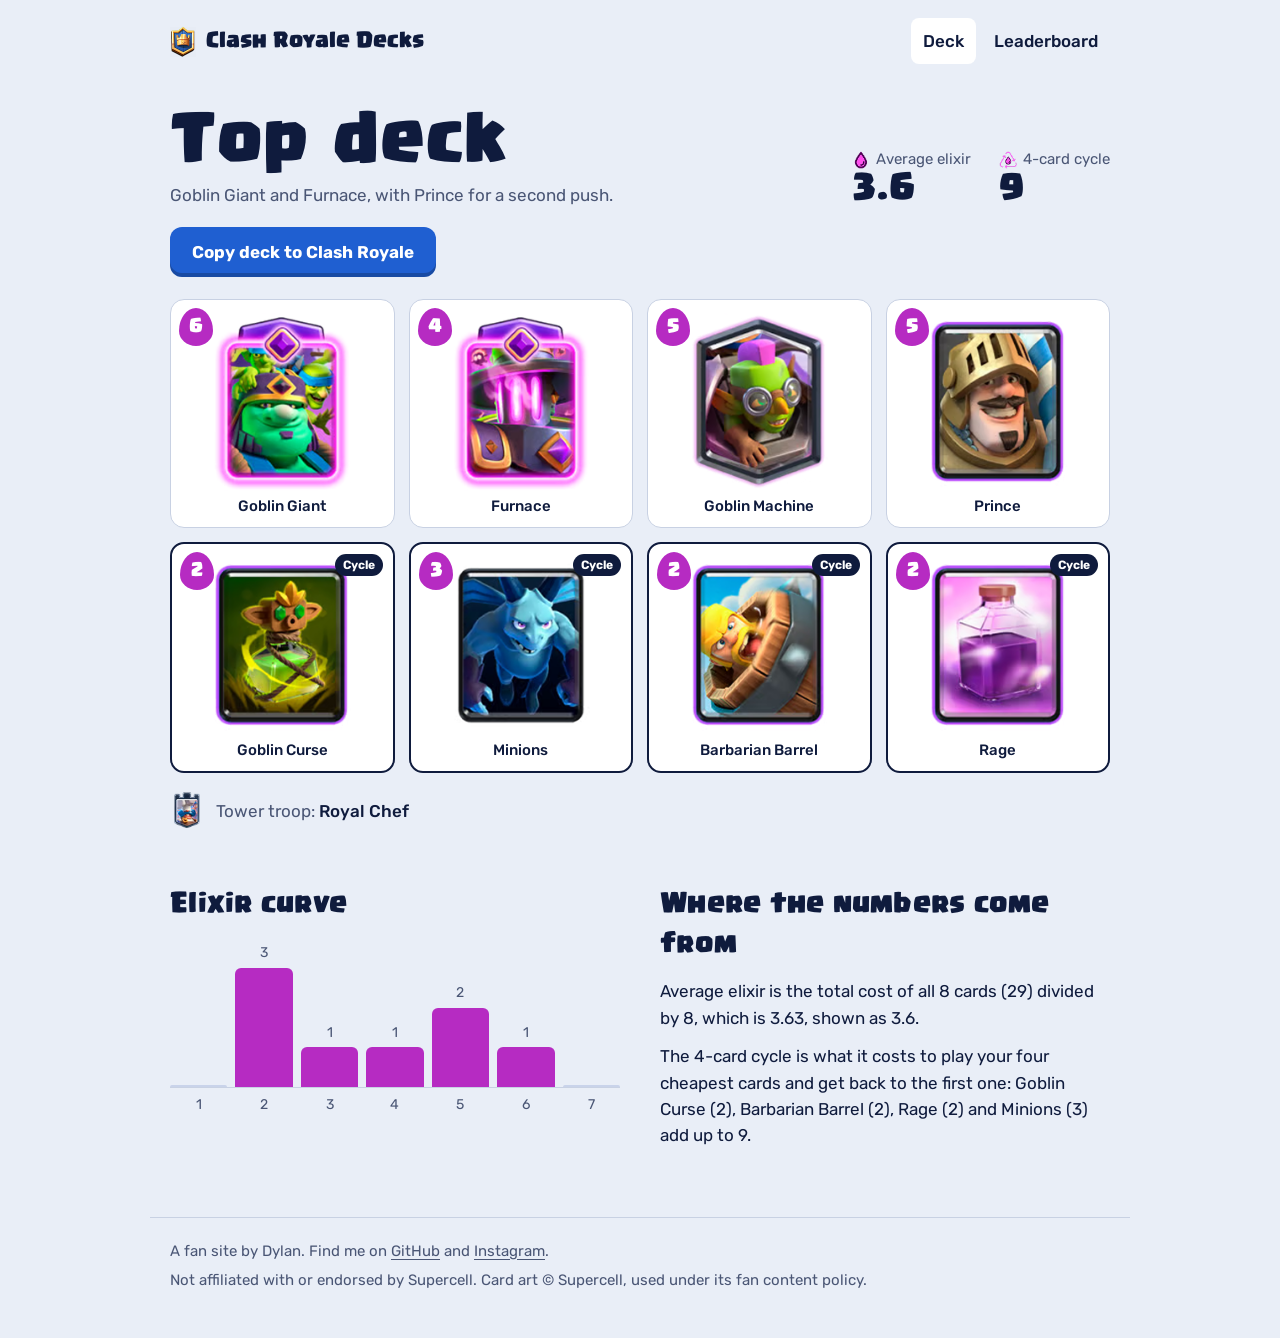
<file: index.html>
<!DOCTYPE html>
<html lang="en">
<head>
  <meta charset="UTF-8">
  <meta name="viewport" content="width=device-width, initial-scale=1.0">
  <title>Clash Royale Decks</title>
  <meta name="description" content="A Goblin Giant and Furnace deck for Clash Royale, with its elixir costs, average elixir and 4-card cycle worked out.">
  <link rel="icon" href="images/crown-logo.png">
  <link rel="preconnect" href="https://fonts.googleapis.com">
  <link rel="preconnect" href="https://fonts.gstatic.com" crossorigin>
  <link rel="stylesheet" href="https://fonts.googleapis.com/css2?family=Rubik:wght@400;500;700&display=swap">
  <link rel="stylesheet" href="style.css">
</head>
<body>
  <nav class="site-nav" aria-label="Site">
    <a class="brand" href="index.html"><img src="images/crown-logo.png" alt="" width="52" height="62">Clash Royale Decks</a>
    <ul>
      <li><a href="index.html" aria-current="page">Deck</a></li>
      <li><a href="leaderboard.html">Leaderboard</a></li>
    </ul>
  </nav>

  <main id="deck">
    <div class="deck-head">
      <div>
        <h1>Top deck</h1>
        <p class="sub">Goblin Giant and Furnace, with Prince for a second push.</p>
      </div>
      <dl class="stats">
        <div><dt><img src="images/elixer.png" alt="" width="29" height="28">Average elixir</dt><dd id="avg">3.6</dd></div>
        <div><dt><img src="images/cycle.png" alt="" width="28" height="28">4-card cycle</dt><dd id="cycle">9</dd></div>
      </dl>
      <a class="copy" id="copy" href="https://link.clashroyale.com/en/?clashroyale://copyDeck?deck=26000060;27000010;26000096;26000016;28000024;26000005;28000015;28000002&amp;l=Royals&amp;tt=159000004">Copy deck to Clash Royale</a>
    </div>

    <ul class="deck" id="cards" aria-label="The 8 cards in this deck"></ul>
    <p class="tower"><img src="images/royal-chef.png.png" alt="" width="52" height="63"><span>Tower troop: <b>Royal Chef</b></span></p>

    <div class="below">
      <section>
        <h2>Elixir curve</h2>
        <ul class="curve" id="curve" aria-label="How many cards cost each amount of elixir"></ul>
        <ul class="curve-axis" aria-hidden="true"><li>1</li><li>2</li><li>3</li><li>4</li><li>5</li><li>6</li><li>7</li></ul>
      </section>
      <section class="math">
        <h2>Where the numbers come from</h2>
        <p id="avg-why"></p>
        <p id="cycle-why"></p>
      </section>
    </div>
  </main>

  <footer>
    <p>A fan site by Dylan. Find me on <a href="https://github.com/Kiddo4993">GitHub</a> and <a href="https://www.instagram.com/dylan_duan2010/">Instagram</a>.</p>
    <p>Not affiliated with or endorsed by Supercell. Card art © Supercell, used under its fan content policy.</p>
  </footer>

  <script>
    // The deck: name, image and elixir cost. Everything below the heading is worked out from this list.
    const DECK = [
      ["Goblin Giant", "goblin-giant", 6], ["Furnace", "furnace", 4], ["Goblin Machine", "goblin-machine", 5],
      ["Prince", "prince", 5], ["Goblin Curse", "goblin-curse", 2], ["Minions", "minions", 3],
      ["Barbarian Barrel", "barbarian-barrel", 2], ["Rage", "rage", 2],
    ];

    const total = DECK.reduce((sum, [, , cost]) => sum + cost, 0);
    const average = total / DECK.length;
    const cycleCards = [...DECK].sort((a, b) => a[2] - b[2]).slice(0, 4);
    const cycleCost = cycleCards.reduce((sum, [, , cost]) => sum + cost, 0);
    const inCycle = new Set(cycleCards.map(([name]) => name));
    const list = (names) => names.slice(0, -1).join(", ") + " and " + names[names.length - 1];

    document.getElementById("avg").textContent = average.toFixed(1);
    document.getElementById("cycle").textContent = cycleCost;
    document.getElementById("avg-why").textContent =
      `Average elixir is the total cost of all 8 cards (${total}) divided by 8, which is ${average.toFixed(2)}, shown as ${average.toFixed(1)}.`;
    document.getElementById("cycle-why").textContent =
      `The 4-card cycle is what it costs to play your four cheapest cards and get back to the first one: ` +
      `${list(cycleCards.map(([name, , cost]) => `${name} (${cost})`))} add up to ${cycleCost}.`;

    document.getElementById("cards").replaceChildren(...DECK.map(([name, file, cost]) => {
      const li = document.createElement("li");
      li.className = inCycle.has(name) ? "card cycle" : "card";
      li.innerHTML = `<span class="cost" aria-label="${cost} elixir">${cost}</span>` +
        (inCycle.has(name) ? `<span class="tag">Cycle</span>` : "") +
        `<img src="images/${file}.png" alt="" width="179" height="214"><span class="name">${name}</span>`;
      return li;
    }));

    const counts = Array.from({ length: 7 }, (_, i) => DECK.filter(([, , cost]) => cost === i + 1).length);
    const most = Math.max(...counts);
    document.getElementById("curve").replaceChildren(...counts.map((n, i) => {
      const li = document.createElement("li");
      li.className = n ? "has" : "";
      li.setAttribute("aria-label", `${n} card${n === 1 ? "" : "s"} cost ${i + 1}`);
      li.innerHTML = `<span>${n || ""}</span><span class="bar" style="height:${(n / most) * 80}%"></span>`;
      return li;
    }));
  </script>
</body>
</html>
</file>
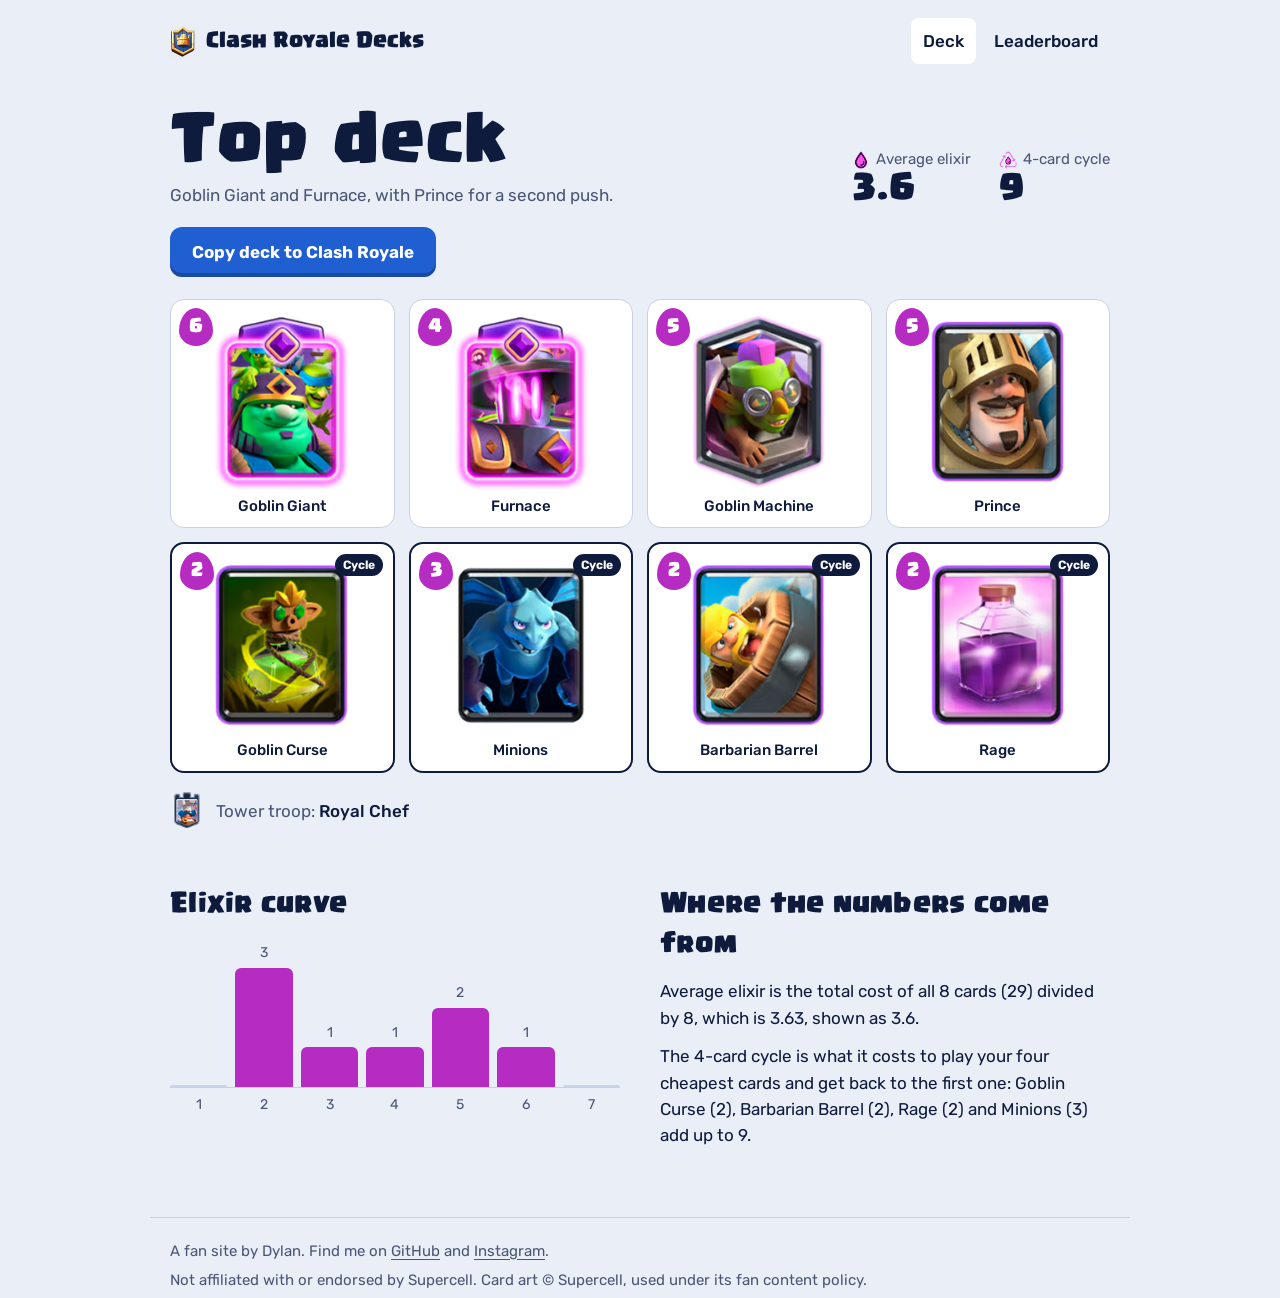
<file: decks.html>
<!DOCTYPE html>
<html lang="en">
<head>
  <meta charset="UTF-8">
  <meta http-equiv="refresh" content="0; url=index.html#deck">
  <link rel="canonical" href="index.html">
  <title>Clash Royale Decks</title>
</head>
<body>
  <p>The decks are on the <a href="index.html#deck">home page</a>.</p>
</body>
</html>
</file>
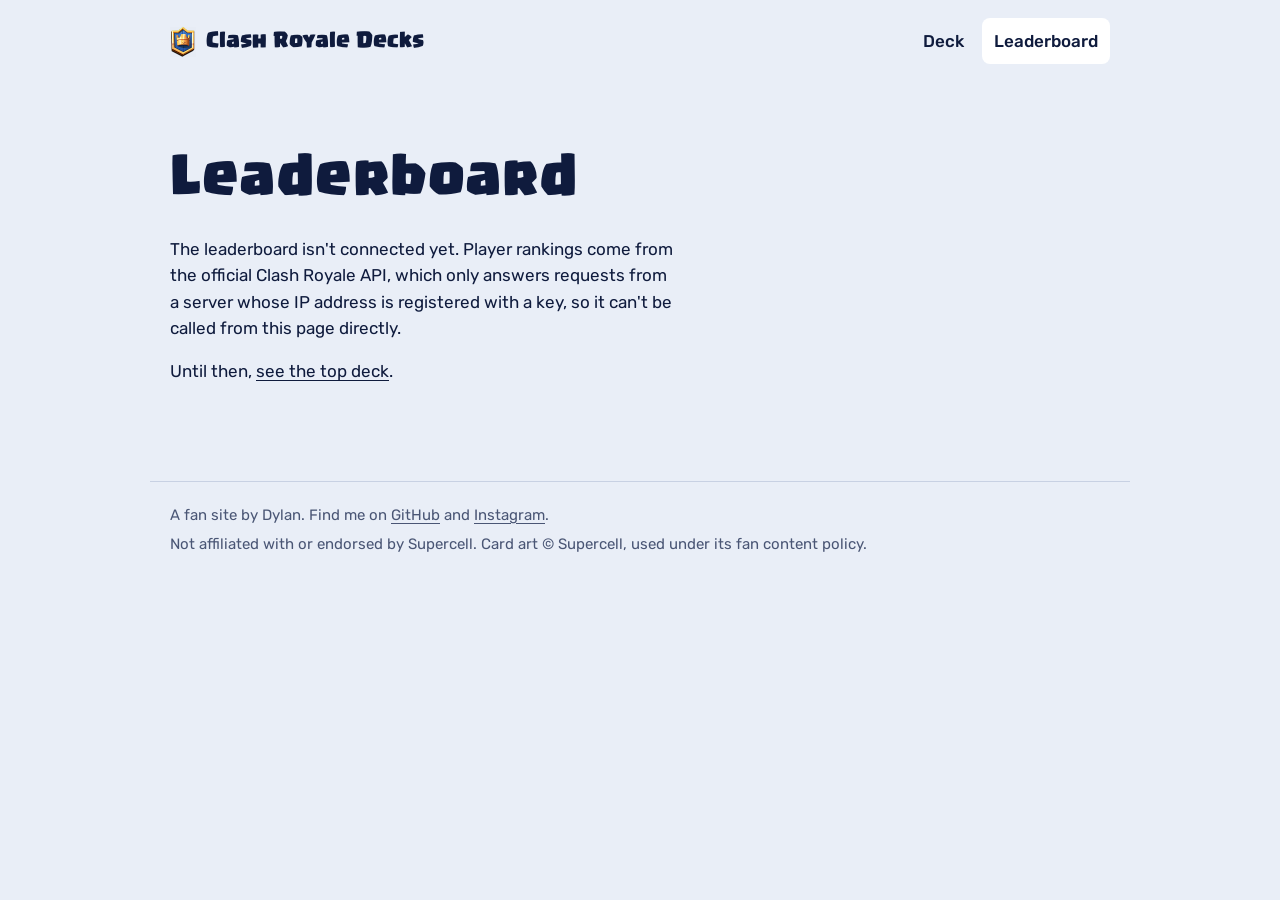
<file: leaderboard.html>
<!DOCTYPE html>
<html lang="en">
<head>
  <meta charset="UTF-8">
  <meta name="viewport" content="width=device-width, initial-scale=1.0">
  <title>Leaderboard - Clash Royale Decks</title>
  <link rel="icon" href="images/crown-logo.png">
  <link rel="preconnect" href="https://fonts.googleapis.com">
  <link rel="preconnect" href="https://fonts.gstatic.com" crossorigin>
  <link rel="stylesheet" href="https://fonts.googleapis.com/css2?family=Rubik:wght@400;500;700&display=swap">
  <link rel="stylesheet" href="style.css">
</head>
<body>
  <nav class="site-nav" aria-label="Site">
    <a class="brand" href="index.html"><img src="images/crown-logo.png" alt="" width="52" height="62">Clash Royale Decks</a>
    <ul>
      <li><a href="index.html">Deck</a></li>
      <li><a href="leaderboard.html" aria-current="page">Leaderboard</a></li>
    </ul>
  </nav>

  <main>
    <div class="notice">
      <h1>Leaderboard</h1>
      <p>The leaderboard isn't connected yet. Player rankings come from the official Clash Royale API, which only answers requests from a server whose IP address is registered with a key, so it can't be called from this page directly.</p>
      <p>Until then, <a href="index.html">see the top deck</a>.</p>
    </div>
  </main>

  <footer>
    <p>A fan site by Dylan. Find me on <a href="https://github.com/Kiddo4993">GitHub</a> and <a href="https://www.instagram.com/dylan_duan2010/">Instagram</a>.</p>
    <p>Not affiliated with or endorsed by Supercell. Card art © Supercell, used under its fan content policy.</p>
  </footer>
</body>
</html>
</file>
<file: style.css>
@font-face {
  font-family: "ClashBold";
  src: url("fonts/Clash_Bold.otf") format("opentype");
  font-display: swap;
}

:root {
  --page: #e9eef7;
  --panel: #ffffff;
  --ink: #0f1b3d;
  --muted: #4a5675;
  --rule: #c8d1e3;
  --elixir: #b62bc2;
  --button: #1f5fd1;
  --button-ink: #ffffff;
  --cycle: #0f1b3d;
  --bar: #c9d3ea;
  color-scheme: light;
}
@media (prefers-color-scheme: dark) {
  :root:not([data-theme="light"]) {
    --page: #0b1430; --panel: #131f44; --ink: #eef2fb; --muted: #a9b4d0; --rule: #26355f;
    --elixir: #b62bc2; --button: #2563eb; --button-ink: #ffffff; --cycle: #ffd257; --bar: #26355f;
    color-scheme: dark;
  }
}
:root[data-theme="dark"] {
  --page: #0b1430; --panel: #131f44; --ink: #eef2fb; --muted: #a9b4d0; --rule: #26355f;
  --elixir: #b62bc2; --button: #2563eb; --button-ink: #ffffff; --cycle: #ffd257; --bar: #26355f;
  color-scheme: dark;
}

* { box-sizing: border-box; }
[hidden] { display: none !important; }
body { margin: 0; background: var(--page); color: var(--ink); font: 400 17px/1.55 Rubik, system-ui, sans-serif; }
a { color: inherit; text-underline-offset: 3px; }
a:focus-visible, button:focus-visible { outline: 2px solid var(--button); outline-offset: 3px; border-radius: 4px; }
h1, h2 { font-family: ClashBold, Rubik, sans-serif; font-weight: 400; letter-spacing: 0.01em; }

.site-nav { display: flex; align-items: center; justify-content: space-between; gap: 16px; max-width: 980px; margin: 0 auto; padding: 18px 20px; }
.brand { white-space: nowrap; display: flex; align-items: center; gap: 10px; font-family: ClashBold, Rubik, sans-serif; font-size: 20px; text-decoration: none; }
.brand img { width: 26px; height: auto; }
.site-nav ul { list-style: none; display: flex; gap: 6px; margin: 0; padding: 0; }
.site-nav ul a { display: inline-block; padding: 10px 12px; text-decoration: none; font-weight: 500; border-radius: 8px; }
.site-nav ul a[aria-current="page"] { background: var(--panel); }

main { max-width: 980px; margin: 0 auto; padding: 16px 20px 56px; }

.deck-head { display: flex; flex-wrap: wrap; align-items: end; justify-content: space-between; gap: 18px 32px; margin: 12px 0 22px; }
.deck-head h1 { margin: 0; font-size: clamp(40px, 7vw, 64px); line-height: 1; }
.deck-head .sub { margin: 8px 0 0; color: var(--muted); }
.stats { display: flex; gap: 28px; margin: 0; }
.stats div { display: flex; flex-direction: column; }
.stats dt { color: var(--muted); font-size: 15px; display: flex; align-items: center; gap: 6px; }
.stats dt img { width: 18px; height: 18px; }
.stats dd { margin: 0; font-family: ClashBold, Rubik, sans-serif; font-size: 34px; line-height: 1.1; font-variant-numeric: tabular-nums; }

.copy {
  display: inline-flex; align-items: center; justify-content: center; min-height: 48px; padding: 12px 22px;
  border-radius: 12px; background: var(--button); color: var(--button-ink); text-decoration: none; font-weight: 700; font-size: 17px;
  box-shadow: inset 0 -4px 0 rgba(0, 0, 0, 0.22);
}

/* The deck, laid out like the game's 4 by 2 deck */
.deck { list-style: none; margin: 0; padding: 0; display: grid; grid-template-columns: repeat(4, 1fr); gap: 14px; }
.card { position: relative; background: var(--panel); border: 1px solid var(--rule); border-radius: 14px; padding: 12px 10px 10px; text-align: center; }
.card img { display: block; width: 100%; max-width: 150px; height: auto; margin: 0 auto; aspect-ratio: 179 / 214; }
.card .name { display: block; margin-top: 6px; font-weight: 500; font-size: 15px; line-height: 1.3; }
.cost {
  position: absolute; top: 8px; left: 8px; width: 34px; height: 38px; display: grid; place-items: center;
  background: var(--elixir); color: #fff; font: 400 18px/1 ClashBold, Rubik, sans-serif;
  border-radius: 50% 50% 50% 50% / 60% 60% 40% 40%; /* a drop of elixir */
}
.card.cycle { border: 2px solid var(--cycle); }
.card.cycle .tag { position: absolute; top: 10px; right: 10px; font-size: 12px; font-weight: 700; padding: 2px 8px; border-radius: 999px; background: var(--cycle); color: var(--panel); }

.tower { display: flex; align-items: center; gap: 12px; margin: 18px 0 0; color: var(--muted); }
.tower img { width: 34px; height: auto; }
.tower b { color: var(--ink); font-weight: 500; }

.below { display: grid; grid-template-columns: 1fr 1fr; gap: 40px; margin-top: 52px; }
.below h2 { margin: 0 0 14px; font-size: 26px; }
.curve { display: grid; grid-template-columns: repeat(7, 1fr); align-items: end; gap: 8px; height: 150px; margin: 0; padding: 0; list-style: none; border-bottom: 1px solid var(--rule); }
.curve li { display: flex; flex-direction: column; align-items: center; justify-content: end; height: 100%; gap: 4px; font-size: 14px; color: var(--muted); }
.curve .bar { width: 100%; background: var(--bar); border-radius: 6px 6px 0 0; min-height: 2px; }
.curve li.has .bar { background: var(--elixir); }
.curve-axis { display: grid; grid-template-columns: repeat(7, 1fr); gap: 8px; margin: 6px 0 0; padding: 0; list-style: none; text-align: center; font-size: 14px; color: var(--muted); }
.math p { margin: 0 0 12px; max-width: 46ch; }

footer { max-width: 980px; margin: 0 auto; padding: 22px 20px 40px; border-top: 1px solid var(--rule); color: var(--muted); font-size: 15px; }
footer p { margin: 0 0 6px; }

.notice { max-width: 46ch; margin: 40px 0; }
.notice h1 { font-size: clamp(36px, 6vw, 52px); margin: 0 0 14px; }

@media (max-width: 720px) {
  .deck { grid-template-columns: repeat(4, 1fr); gap: 8px; }
  .card { padding: 8px 4px 6px; border-radius: 10px; }
  .card .name { font-size: 12px; }
  .cost { width: 26px; height: 30px; font-size: 15px; top: 4px; left: 4px; }
  .card.cycle .tag { top: auto; bottom: -9px; right: 50%; transform: translateX(50%); font-size: 11px; }
  .below { grid-template-columns: 1fr; gap: 36px; margin-top: 40px; }
  .stats dd { font-size: 28px; }
}
@media (max-width: 420px) {
  .deck { grid-template-columns: repeat(2, 1fr); gap: 10px; }
  .card .name { font-size: 14px; }
  .card.cycle .tag { top: 8px; bottom: auto; right: 8px; transform: none; }
  .site-nav { flex-wrap: wrap; row-gap: 4px; padding: 14px 16px 6px; }
  .site-nav ul { margin-left: -8px; }
  .brand { font-size: 16px; gap: 8px; }
  .site-nav ul a { padding: 10px 8px; }
  main { padding-left: 16px; padding-right: 16px; }
}
</file>
